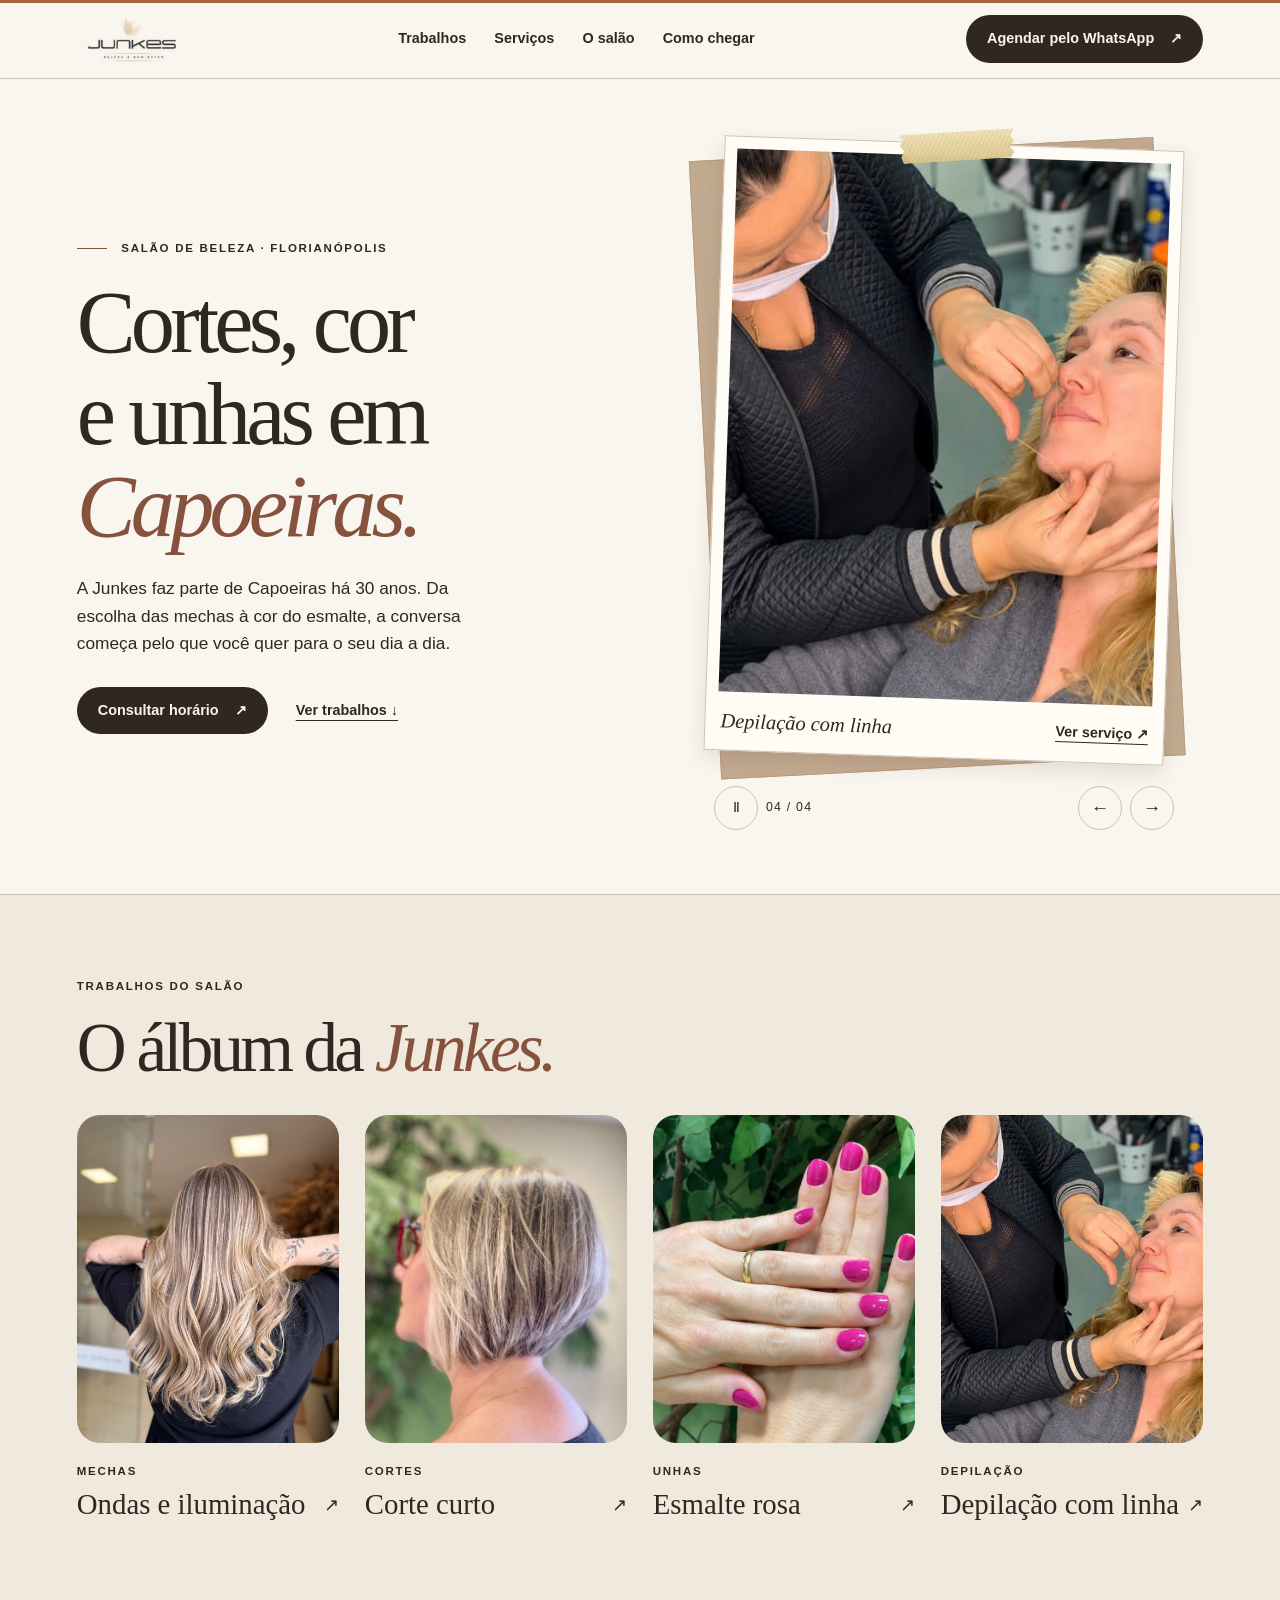
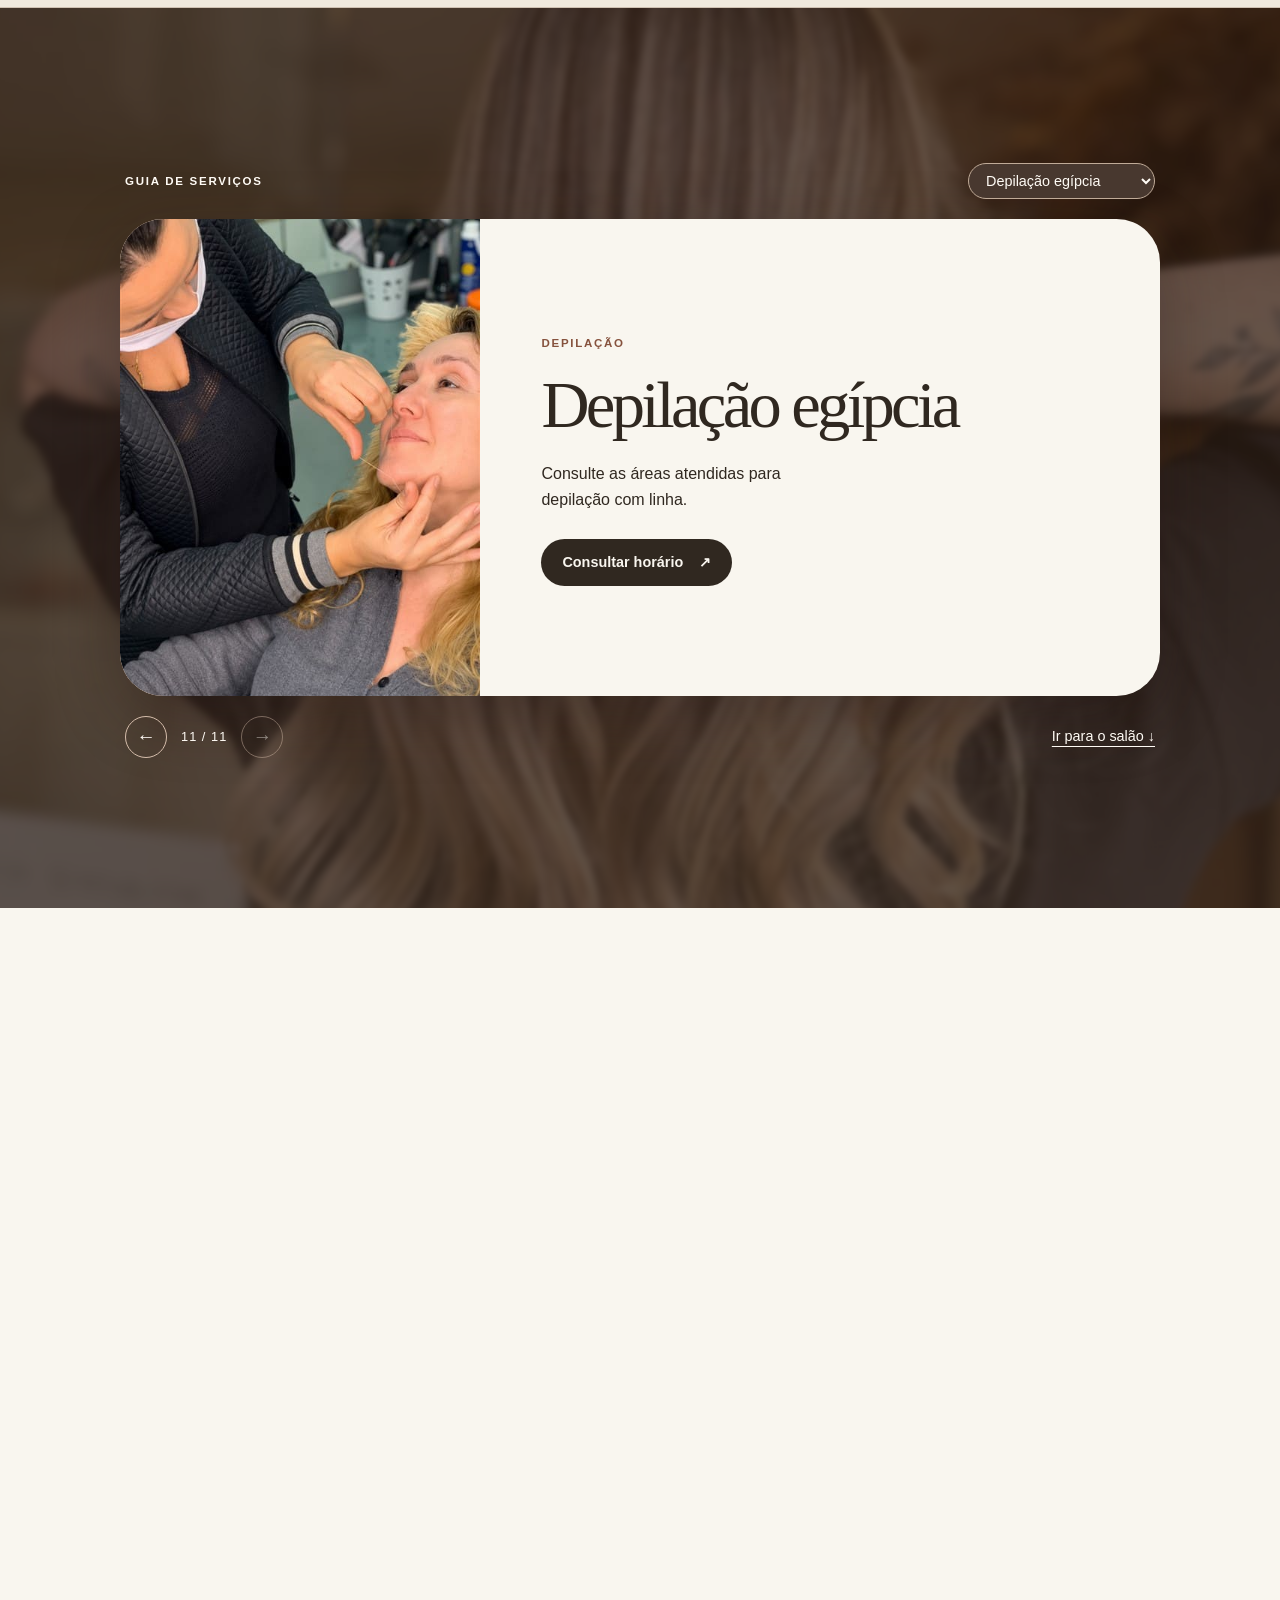
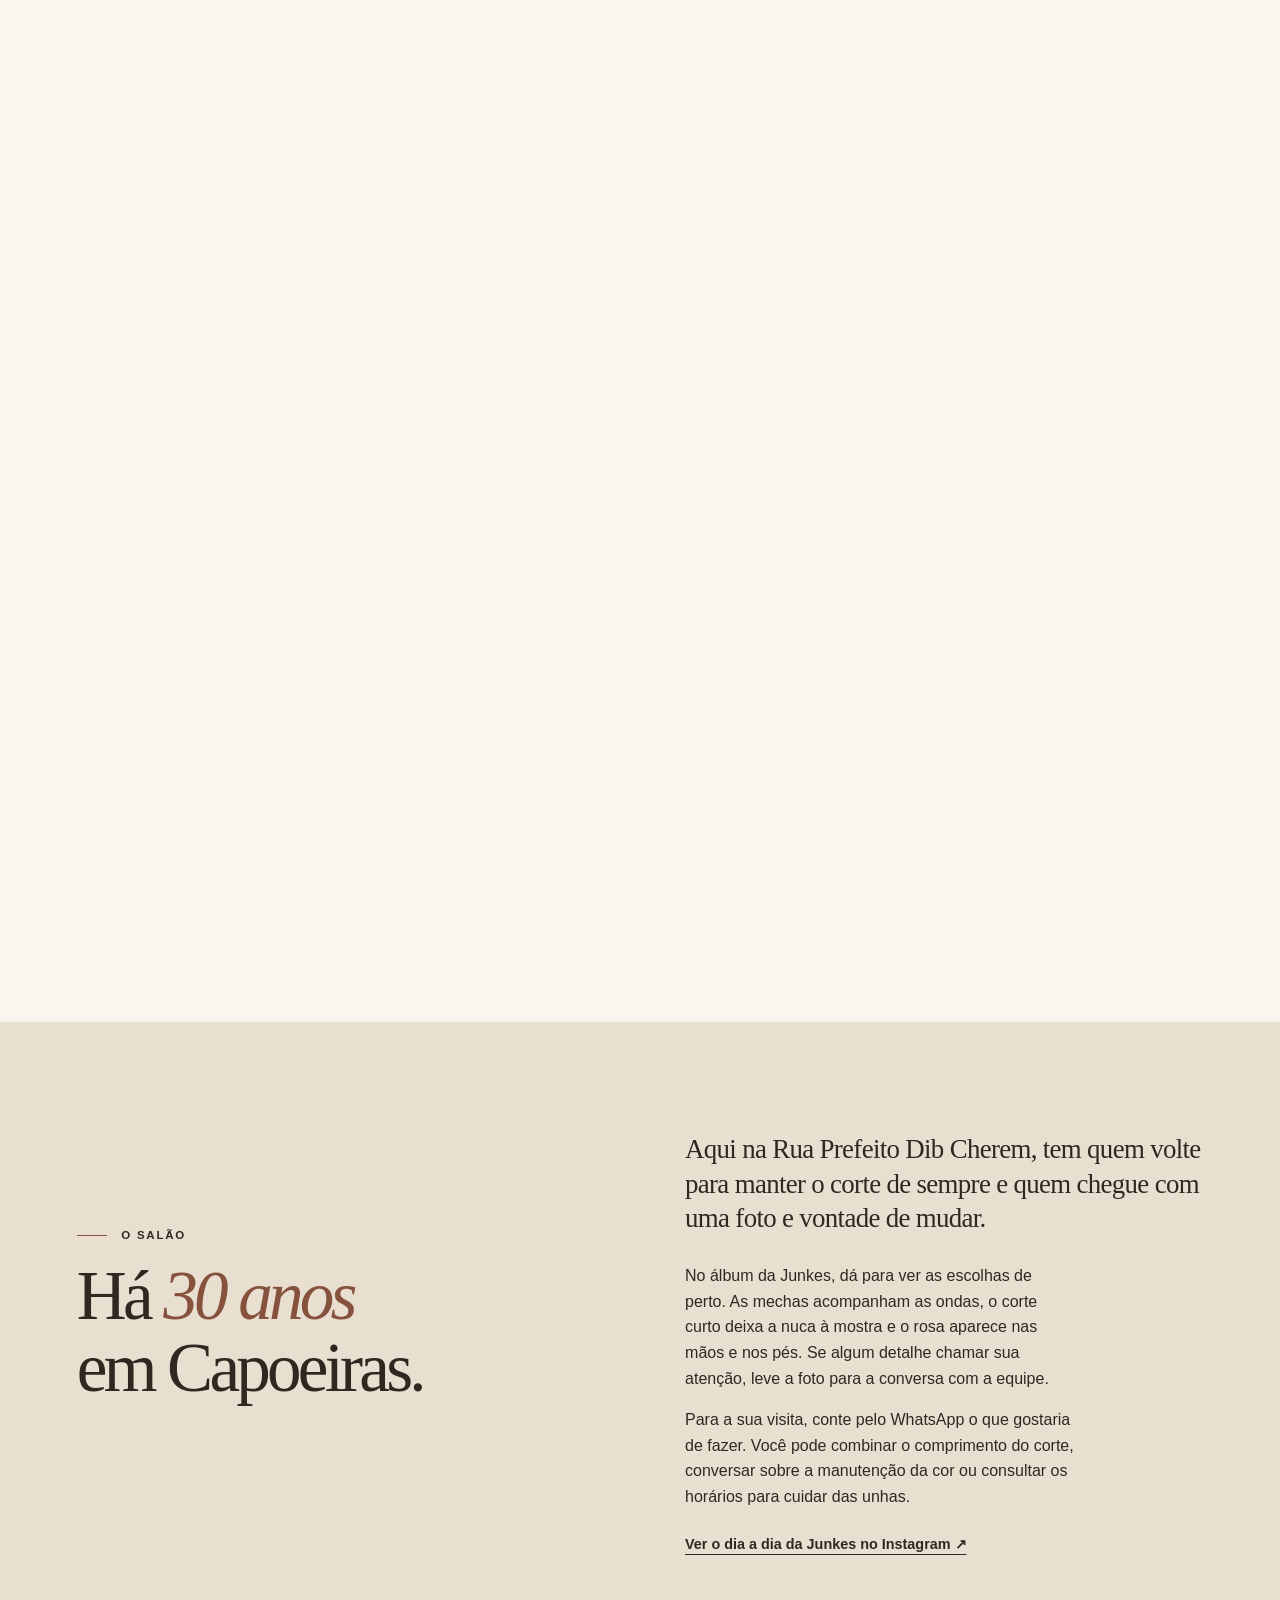
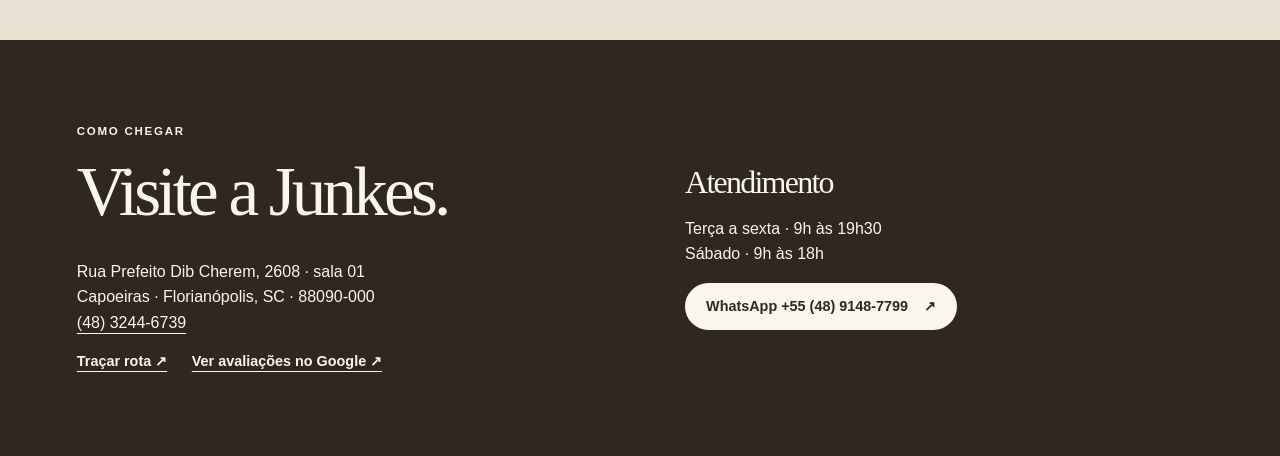
<file: index.html>
<!doctype html>
<html lang="pt-BR"><head>
<meta charset="utf-8"><meta name="viewport" content="width=device-width, initial-scale=1">
<title>Salão de beleza em Capoeiras, Florianópolis · Junkes Beleza e Bem-Estar</title>
<meta name="description" content="Salão de beleza em Capoeiras, Florianópolis, há 30 anos. Cortes, coloração, mechas, tratamentos, unhas e depilação egípcia. Agende pelo WhatsApp.">
<link rel="canonical" href="https://junkes-site.vercel.app/">
<link rel="icon" type="image/png" sizes="48x48" href="favicon-48.png"><link rel="apple-touch-icon" href="apple-touch-icon.png">
<meta name="theme-color" content="#f9f6ef">
<meta property="og:type" content="website"><meta property="og:locale" content="pt_BR"><meta property="og:site_name" content="Junkes Beleza e Bem-Estar">
<meta property="og:title" content="Junkes Beleza e Bem-Estar · Salão de beleza em Capoeiras">
<meta property="og:description" content="Cortes, cor, tratamentos, unhas e depilação em Capoeiras, Florianópolis. Há 30 anos no bairro.">
<meta property="og:url" content="https://junkes-site.vercel.app/">
<meta property="og:image" content="https://junkes-site.vercel.app/compartilhar.jpg"><meta property="og:image:width" content="1200"><meta property="og:image:height" content="630"><meta property="og:image:alt" content="Logo da Junkes ao lado de um cabelo longo com ondas e mechas claras">
<meta name="twitter:card" content="summary_large_image">
<script type="application/ld+json">
{
  "@context": "https://schema.org",
  "@type": "HairSalon",
  "@id": "https://junkes-site.vercel.app/#salao",
  "name": "Junkes Beleza e Bem-Estar",
  "description": "Salão de beleza em Capoeiras, Florianópolis, com cortes, coloração, mechas, tratamentos capilares, unhas, plástica dos pés e depilação egípcia.",
  "url": "https://junkes-site.vercel.app/",
  "logo": "https://junkes-site.vercel.app/marca.png",
  "image": ["https://junkes-site.vercel.app/compartilhar.jpg", "https://junkes-site.vercel.app/ondas.jpg"],
  "telephone": "+55 48 3244-6739",
  "address": {
    "@type": "PostalAddress",
    "streetAddress": "Rua Prefeito Dib Cherem, 2608, sala 01",
    "addressLocality": "Florianópolis",
    "postalCode": "88090-000",
    "addressRegion": "SC",
    "addressCountry": "BR"
  },
  "geo": {"@type": "GeoCoordinates", "latitude": -27.598249, "longitude": -48.5955317},
  "areaServed": ["Capoeiras", "Florianópolis"],
  "hasMap": "https://maps.google.com/?cid=460283926297597346",
  "openingHoursSpecification": [
    {"@type": "OpeningHoursSpecification", "dayOfWeek": ["Tuesday", "Wednesday", "Thursday", "Friday"], "opens": "09:00", "closes": "19:30"},
    {"@type": "OpeningHoursSpecification", "dayOfWeek": "Saturday", "opens": "09:00", "closes": "18:00"}
  ],
  "sameAs": ["https://www.instagram.com/junkesbelezaebemestar/", "https://maps.google.com/?cid=460283926297597346"],
  "hasOfferCatalog": {
    "@type": "OfferCatalog",
    "name": "Serviços",
    "itemListElement": [
      {"@type": "Offer", "itemOffered": {"@type": "Service", "name": "Coloração", "url": "https://junkes-site.vercel.app/#coloracao"}},
      {"@type": "Offer", "itemOffered": {"@type": "Service", "name": "Mechas", "url": "https://junkes-site.vercel.app/#mechas"}},
      {"@type": "Offer", "itemOffered": {"@type": "Service", "name": "Cortes", "url": "https://junkes-site.vercel.app/#cortes"}},
      {"@type": "Offer", "itemOffered": {"@type": "Service", "name": "Escova", "url": "https://junkes-site.vercel.app/#escova"}},
      {"@type": "Offer", "itemOffered": {"@type": "Service", "name": "Tratamentos capilares", "url": "https://junkes-site.vercel.app/#tratamentos"}},
      {"@type": "Offer", "itemOffered": {"@type": "Service", "name": "Alisamento", "url": "https://junkes-site.vercel.app/#alisamento"}},
      {"@type": "Offer", "itemOffered": {"@type": "Service", "name": "Botox capilar", "url": "https://junkes-site.vercel.app/#botox-capilar"}},
      {"@type": "Offer", "itemOffered": {"@type": "Service", "name": "Unhas (manicure e pedicure)", "url": "https://junkes-site.vercel.app/#unhas"}},
      {"@type": "Offer", "itemOffered": {"@type": "Service", "name": "Esmaltação em gel", "url": "https://junkes-site.vercel.app/#esmaltacao-em-gel"}},
      {"@type": "Offer", "itemOffered": {"@type": "Service", "name": "Plástica dos pés", "url": "https://junkes-site.vercel.app/#plastica-dos-pes"}},
      {"@type": "Offer", "itemOffered": {"@type": "Service", "name": "Depilação egípcia (com linha)", "url": "https://junkes-site.vercel.app/#depilacao-egipcia"}}
    ]
  }
}
</script>
<script>if (!location.hash && matchMedia("(prefers-reduced-motion: no-preference)").matches && performance.getEntriesByType("navigation")[0]?.type !== "back_forward") document.documentElement.classList.add("opening");</script>
<link rel="stylesheet" href="template.css"><link rel="stylesheet" href="site.css">
</head><body>
<div class="opening-sheet" aria-hidden="true"><img src="marca.png" width="150" height="150" alt=""></div>
<a class="skip" href="#conteudo">Pular para o conteúdo</a>
<header><div class="wrap bar">
<a class="brand" href="index.html#inicio"><img src="marca.png" width="150" height="150" alt="Junkes Beleza e Bem-Estar"></a>
<nav aria-label="Principal"><a href="#resultados">Trabalhos</a> <a href="#servicos">Serviços</a> <a href="#salao">O salão</a> <a href="#contato">Como chegar</a></nav>
<a class="button" href="https://wa.me/554891487799?text=Ol%C3%A1!%20Gostaria%20de%20consultar%20um%20hor%C3%A1rio%20na%20Junkes.">Agendar pelo WhatsApp <span aria-hidden="true">↗</span></a></div></header>
<main id="conteudo">
<section class="wrap hero" id="inicio">
<div><p class="label"><span class="rule"></span> Salão de beleza · Florianópolis</p>
<h1>Cortes, cor<br>e unhas em<br><em>Capoeiras.</em></h1>
<p class="intro">A Junkes faz parte de Capoeiras há 30 anos. Da escolha das mechas à cor do esmalte, a conversa começa pelo que você quer para o seu dia a dia.</p>
<div class="actions"><a class="button" href="https://wa.me/554891487799?text=Ol%C3%A1!%20Gostaria%20de%20consultar%20um%20hor%C3%A1rio%20na%20Junkes.">Consultar horário <span aria-hidden="true">↗</span></a> <a class="text" href="#resultados">Ver trabalhos ↓</a></div></div>
<div class="cover-gallery" role="region" aria-label="Trabalhos em destaque">
  <div class="cover-stack"><figure class="cover ht-tp-masking"><i class="ht-tp-in" aria-hidden="true"></i><img src="ondas.jpg" width="960" height="1280" fetchpriority="high" alt="Cabelo longo visto de costas, com ondas e mechas claras"><figcaption><em>Ondas e iluminação</em><a href="#mechas">Ver serviço ↗</a></figcaption></figure></div>
  <div class="cover-controls" hidden>
    <button type="button" class="cover-play" aria-label="Pausar troca automática">Ⅱ</button>
    <span class="cover-count"></span>
    <button type="button" class="cover-prev" aria-label="Foto anterior">←</button>
    <button type="button" class="cover-next" aria-label="Próxima foto">→</button>
  </div>
</div>
</section>
<section class="album" id="resultados"><div class="wrap">
<p class="label">Trabalhos do salão</p><h2>O álbum da <em>Junkes.</em></h2>
<div class="photos"><a data-service="mechas" href="trabalhos/ondas-e-iluminacao/index.html"><img src="ondas.jpg" width="960" height="1280" loading="lazy" alt="Cabelo longo visto de costas, com ondas e mechas claras"><span class="label">Mechas</span><span class="caption">Ondas e iluminação <b>↗</b></span></a>
<a data-service="cortes" href="trabalhos/corte-curto/index.html"><img src="curto.jpg" width="1088" height="1344" loading="lazy" alt="Vista lateral de um corte curto com a nuca à mostra"><span class="label">Cortes</span><span class="caption">Corte curto <b>↗</b></span></a>
<a data-service="unhas" href="trabalhos/esmalte-rosa/index.html"><img src="unhas.jpg" width="616" height="1096" loading="lazy" alt="Mãos e pés com esmalte rosa vibrante"><span class="label">Unhas</span><span class="caption">Esmalte rosa <b>↗</b></span></a>
<a data-service="depilacao-egipcia" href="depilacao-egipcia.jpg" aria-label="Ampliar foto: Depilação com linha"><img src="depilacao-egipcia.jpg" width="480" height="853" loading="lazy" alt="Profissional usando linha na sobrancelha de uma cliente"><span class="label">Depilação</span><span class="caption">Depilação com linha <b aria-hidden="true">↗</b></span></a></div>
</div></section>
<section id="servicos" aria-label="Serviços"><div class="stage">
<div class="backdrop" aria-hidden="true"></div>
<div class="guide-bar"><span class="label">Guia de serviços</span><label><span class="sr-only">Escolher serviço</span><select></select></label></div>
<div class="service-stack"><div class="service-card">
  <div class="service-art" aria-hidden="true"><img class="service-photo" alt=""></div>
  <div class="service-copy"><span class="counter label">Cor</span><h2 id="nome">Coloração</h2><p id="descricao">Converse sobre o tom desejado e a manutenção da cor.</p><a class="button" id="consulta" href="https://wa.me/554891487799?text=Ol%C3%A1!%20Vi%20o%20servi%C3%A7o%20de%20colora%C3%A7%C3%A3o%20no%20site%20da%20Junkes%20e%20gostaria%20de%20consultar%20um%20hor%C3%A1rio.">Consultar horário <span aria-hidden="true">↗</span></a></div>
</div></div>
<div class="guide-foot"><div class="sequence"><button type="button" id="anterior" aria-label="Serviço anterior">←</button><span class="position"></span><button type="button" id="proximo" aria-label="Próximo serviço">→</button></div><a href="#salao">Ir para o salão ↓</a></div>
</div>
<div class="list wrap"><h2>Nossos <em>serviços.</em></h2>
<article id="coloracao"><img class="list-photo" loading="lazy" src="abertura.jpg" alt="Cabelo castanho com tons claros em volta do rosto"><div><small class="label">Cor</small><h3>Coloração</h3><p>Converse sobre o tom desejado e a manutenção da cor.</p><a class="text" href="https://wa.me/554891487799?text=Ol%C3%A1!%20Vi%20o%20servi%C3%A7o%20de%20colora%C3%A7%C3%A3o%20no%20site%20da%20Junkes%20e%20gostaria%20de%20consultar%20um%20hor%C3%A1rio.">Consultar horário ↗</a></div></article>
<article id="mechas"><img class="list-photo" loading="lazy" src="ondas.jpg" alt="Mechas claras acompanhando as ondas do cabelo"><div><small class="label">Cor</small><h3>Mechas</h3><p>Traga suas referências de tom, contraste e iluminação.</p><a class="text" href="https://wa.me/554891487799?text=Ol%C3%A1!%20Vi%20o%20servi%C3%A7o%20de%20mechas%20no%20site%20da%20Junkes%20e%20gostaria%20de%20consultar%20um%20hor%C3%A1rio.">Consultar horário ↗</a></div></article>
<article id="cortes"><img class="list-photo" loading="lazy" src="curto.jpg" alt="Corte curto com a nuca à mostra"><div><small class="label">Corte e finalização</small><h3>Cortes</h3><p>Escolha o comprimento e o movimento que combinam com a sua rotina.</p><a class="text" href="https://wa.me/554891487799?text=Ol%C3%A1!%20Vi%20o%20servi%C3%A7o%20de%20cortes%20no%20site%20da%20Junkes%20e%20gostaria%20de%20consultar%20um%20hor%C3%A1rio.">Consultar horário ↗</a></div></article>
<article id="escova"><img class="list-photo" loading="lazy" src="escova.jpg" alt="Cabelo loiro escovado com movimento nas pontas"><div><small class="label">Corte e finalização</small><h3>Escova</h3><p>Prefere fios alinhados ou mais movimento? Combine a finalização com o profissional.</p><a class="text" href="https://wa.me/554891487799?text=Ol%C3%A1!%20Vi%20o%20servi%C3%A7o%20de%20escova%20no%20site%20da%20Junkes%20e%20gostaria%20de%20consultar%20um%20hor%C3%A1rio.">Consultar horário ↗</a></div></article>
<article id="tratamentos"><img class="list-photo" loading="lazy" src="longo-castanho.jpg" alt="Cabelo castanho comprido com franja lateral"><div><small class="label">Tratamento e alinhamento</small><h3>Tratamentos</h3><p>Converse sobre as necessidades dos fios e os cuidados em casa.</p><a class="text" href="https://wa.me/554891487799?text=Ol%C3%A1!%20Vi%20o%20servi%C3%A7o%20de%20tratamentos%20no%20site%20da%20Junkes%20e%20gostaria%20de%20consultar%20um%20hor%C3%A1rio.">Consultar horário ↗</a></div></article>
<article id="alisamento"><img class="list-photo" loading="lazy" src="alisamento.jpg" alt="Vista de costas dos fios escuros e alinhados"><div><small class="label">Tratamento e alinhamento</small><h3>Alisamento</h3><p>Consulte a equipe sobre as opções indicadas para o seu cabelo.</p><a class="text" href="https://wa.me/554891487799?text=Ol%C3%A1!%20Vi%20o%20servi%C3%A7o%20de%20alisamento%20no%20site%20da%20Junkes%20e%20gostaria%20de%20consultar%20um%20hor%C3%A1rio.">Consultar horário ↗</a></div></article>
<article id="botox-capilar"><img class="list-photo" loading="lazy" src="botox-capilar.jpg" alt="Comprimento e pontas do cabelo ruivo vistos de costas"><div><small class="label">Tratamento e alinhamento</small><h3>Botox capilar</h3><p>Conte à equipe o que você busca em textura e acabamento.</p><a class="text" href="https://wa.me/554891487799?text=Ol%C3%A1!%20Vi%20o%20servi%C3%A7o%20de%20botox%20capilar%20no%20site%20da%20Junkes%20e%20gostaria%20de%20consultar%20um%20hor%C3%A1rio.">Consultar horário ↗</a></div></article>
<article id="unhas"><img class="list-photo" loading="lazy" src="unhas.jpg" alt="Esmalte rosa nas mãos e nos pés"><div><small class="label">Mãos e pés</small><h3>Unhas</h3><p>Escolha o formato e a cor de que você gosta.</p><a class="text" href="https://wa.me/554891487799?text=Ol%C3%A1!%20Vi%20o%20servi%C3%A7o%20de%20unhas%20no%20site%20da%20Junkes%20e%20gostaria%20de%20consultar%20um%20hor%C3%A1rio.">Consultar horário ↗</a></div></article>
<article id="esmaltacao-em-gel"><img class="list-photo" loading="lazy" src="unhas-vermelhas.jpg" alt="Unhas arredondadas com esmalte vermelho"><div><small class="label">Mãos e pés</small><h3>Esmaltação em gel</h3><p>Consulte as cores disponíveis para sua esmaltação em gel.</p><a class="text" href="https://wa.me/554891487799?text=Ol%C3%A1!%20Vi%20o%20servi%C3%A7o%20de%20esmalta%C3%A7%C3%A3o%20em%20gel%20no%20site%20da%20Junkes%20e%20gostaria%20de%20consultar%20um%20hor%C3%A1rio.">Consultar horário ↗</a></div></article>
<article id="plastica-dos-pes"><img class="list-photo" loading="lazy" src="cuidado-dos-pes.jpg" alt="Detalhe do calcanhar e da planta do pé após o cuidado"><div><small class="label">Mãos e pés</small><h3>Plástica dos pés</h3><p>Reserve um horário dedicado ao cuidado dos seus pés.</p><a class="text" href="https://wa.me/554891487799?text=Ol%C3%A1!%20Vi%20o%20servi%C3%A7o%20de%20pl%C3%A1stica%20dos%20p%C3%A9s%20no%20site%20da%20Junkes%20e%20gostaria%20de%20consultar%20um%20hor%C3%A1rio.">Consultar horário ↗</a></div></article>
<article id="depilacao-egipcia"><img class="list-photo" loading="lazy" src="depilacao-egipcia.jpg" alt="Profissional trabalhando com linha no rosto da cliente"><div><small class="label">Depilação</small><h3>Depilação egípcia</h3><p>Consulte as áreas atendidas para depilação com linha.</p><a class="text" href="https://wa.me/554891487799?text=Ol%C3%A1!%20Vi%20o%20servi%C3%A7o%20de%20depila%C3%A7%C3%A3o%20eg%C3%ADpcia%20no%20site%20da%20Junkes%20e%20gostaria%20de%20consultar%20um%20hor%C3%A1rio.">Consultar horário ↗</a></div></article></div></section>
<section id="salao"><div class="wrap two"><div><p class="label"><span class="rule"></span> O salão</p><h2>Há <em>30 anos</em><br>em Capoeiras.</h2></div><div class="salon-story"><p class="intro">Aqui na Rua Prefeito Dib Cherem, tem quem volte para manter o corte de sempre e quem chegue com uma foto e vontade de mudar.</p><p>No álbum da Junkes, dá para ver as escolhas de perto. As mechas acompanham as ondas, o corte curto deixa a nuca à mostra e o rosa aparece nas mãos e nos pés. Se algum detalhe chamar sua atenção, leve a foto para a conversa com a equipe.</p><p>Para a sua visita, conte pelo WhatsApp o que gostaria de fazer. Você pode combinar o comprimento do corte, conversar sobre a manutenção da cor ou consultar os horários para cuidar das unhas.</p><a class="text" href="https://www.instagram.com/junkesbelezaebemestar/">Ver o dia a dia da Junkes no Instagram ↗</a></div></div></section>
</main><footer id="contato"><div class="wrap two"><div><p class="label">Como chegar</p><h2>Visite a Junkes.</h2><address>Rua Prefeito Dib Cherem, 2608 · sala 01<br>Capoeiras · Florianópolis, SC · 88090-000<br><a href="tel:+554832446739">(48) 3244-6739</a></address><a class="text" href="https://www.google.com/maps/dir/?api=1&amp;destination=Rua+Prefeito+Dib+Cherem+2608+Capoeiras+Florianopolis+SC">Traçar rota ↗</a> <a class="text" href="https://maps.google.com/?cid=460283926297597346">Ver avaliações no Google ↗</a></div><div><h3>Atendimento</h3><p>Terça a sexta · 9h às 19h30<br>Sábado · 9h às 18h</p><a class="button" href="https://wa.me/554891487799?text=Ol%C3%A1!%20Gostaria%20de%20consultar%20um%20hor%C3%A1rio%20na%20Junkes.">WhatsApp +55 (48) 9148-7799 <span aria-hidden="true">↗</span></a></div></div></footer>
<script src="movimento.js"></script></body></html>
</file>
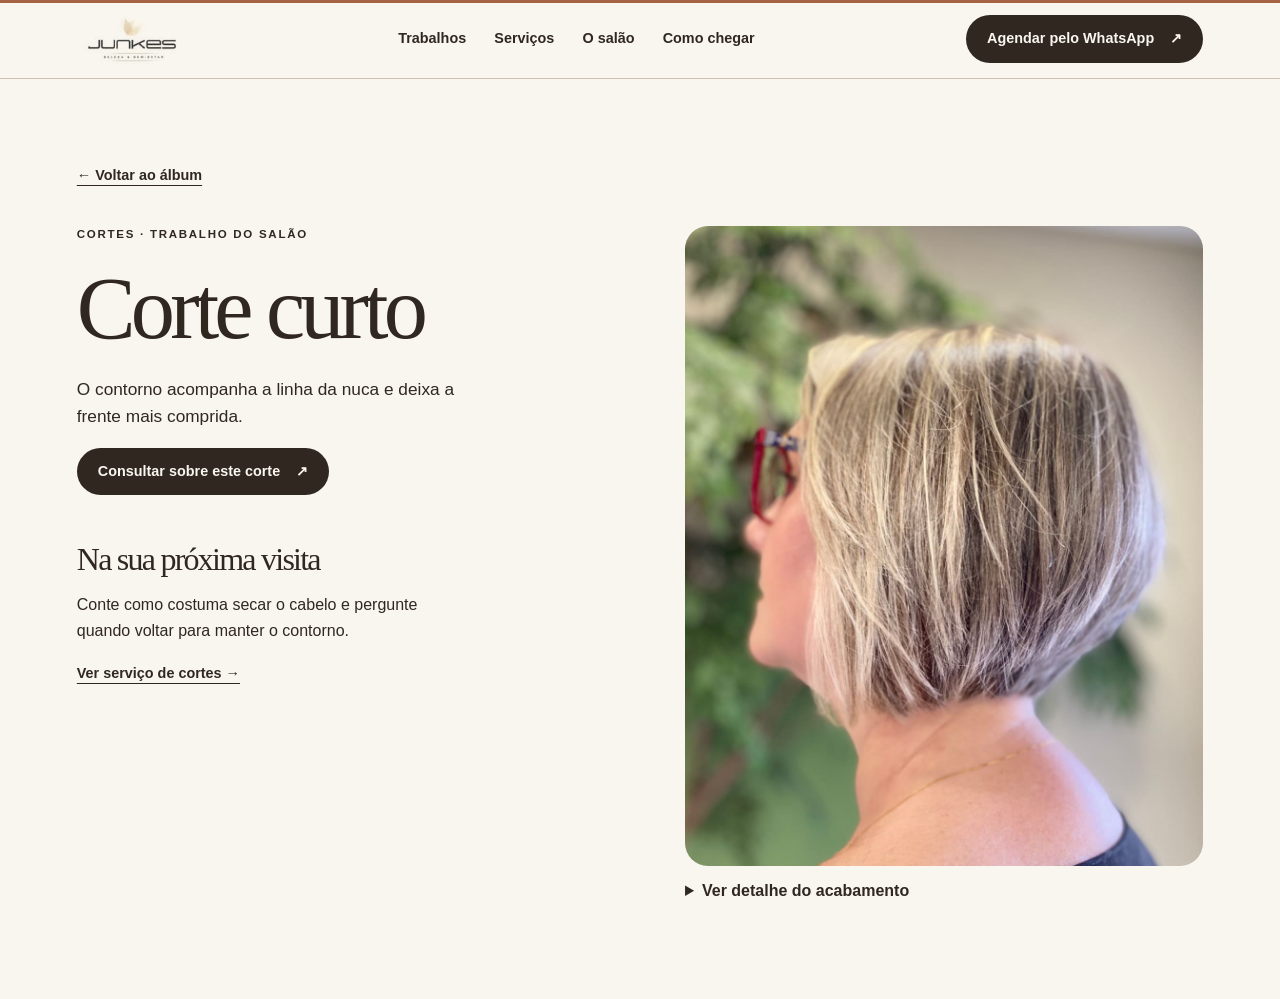
<file: trabalhos/corte-curto/index.html>
<!doctype html>
<html lang="pt-BR"><head>
<meta charset="utf-8"><meta name="viewport" content="width=device-width, initial-scale=1">
<title>Corte curto em Capoeiras, Florianópolis · Junkes Beleza e Bem-Estar</title>
<meta name="description" content="Corte curto feito na Junkes, salão de beleza em Capoeiras, Florianópolis: contorno na linha da nuca e frente mais comprida. Agende pelo WhatsApp.">
<link rel="canonical" href="https://junkes-site.vercel.app/trabalhos/corte-curto/">
<link rel="icon" type="image/png" sizes="48x48" href="../../favicon-48.png"><link rel="apple-touch-icon" href="../../apple-touch-icon.png">
<meta name="theme-color" content="#f9f6ef">
<meta property="og:type" content="article"><meta property="og:locale" content="pt_BR"><meta property="og:site_name" content="Junkes Beleza e Bem-Estar">
<meta property="og:title" content="Corte curto · Junkes Beleza e Bem-Estar">
<meta property="og:description" content="Corte curto feito na Junkes, salão de beleza em Capoeiras, Florianópolis: contorno na linha da nuca e frente mais comprida. Agende pelo WhatsApp.">
<meta property="og:url" content="https://junkes-site.vercel.app/trabalhos/corte-curto/">
<meta property="og:image" content="https://junkes-site.vercel.app/curto.jpg"><meta property="og:image:alt" content="Vista lateral de um corte curto com a nuca à mostra">
<meta name="twitter:card" content="summary_large_image">
<script type="application/ld+json">{"@context":"https://schema.org","@type":"BreadcrumbList","itemListElement":[{"@type":"ListItem","position":1,"name":"Junkes Beleza e Bem-Estar","item":"https://junkes-site.vercel.app/"},{"@type":"ListItem","position":2,"name":"Corte curto","item":"https://junkes-site.vercel.app/trabalhos/corte-curto/"}]}</script>
<link rel="stylesheet" href="../../template.css"><link rel="stylesheet" href="../../site.css">
</head><body>
<a class="skip" href="#conteudo">Pular para o conteúdo</a>
<header><div class="wrap bar">
<a class="brand" href="../../index.html#inicio"><img src="../../marca.png" width="150" height="150" alt="Junkes Beleza e Bem-Estar"></a>
<nav aria-label="Principal"><a href="../../index.html#resultados">Trabalhos</a> <a href="../../index.html#servicos">Serviços</a> <a href="../../index.html#salao">O salão</a> <a href="../../index.html#contato">Como chegar</a></nav>
<a class="button" href="https://wa.me/554891487799?text=Ol%C3%A1!%20Gostaria%20de%20consultar%20um%20hor%C3%A1rio%20na%20Junkes.">Agendar pelo WhatsApp <span aria-hidden="true">↗</span></a></div></header>
<main class="wrap work" id="conteudo"><a class="text" href="../../index.html#resultados">← Voltar ao álbum</a>
<div class="workgrid"><div><p class="label">Cortes · Trabalho do salão</p><h1>Corte curto</h1><p class="intro">O contorno acompanha a linha da nuca e deixa a frente mais comprida.</p>
<a class="button" href="https://wa.me/554891487799?text=Ol%C3%A1!%20Vi%20o%20trabalho%20%E2%80%9CCorte%20curto%E2%80%9D%20no%20site%20da%20Junkes%20e%20gostaria%20de%20consultar%20um%20hor%C3%A1rio.">Consultar sobre este corte <span aria-hidden="true">↗</span></a>
<h2>Na sua próxima visita</h2><p>Conte como costuma secar o cabelo e pergunte quando voltar para manter o contorno.</p><a class="text" href="../../index.html#cortes">Ver serviço de cortes →</a></div>
<figure><img src="../../curto.jpg" width="1088" height="1344" alt="Vista lateral de um corte curto com a nuca à mostra">
<details><summary>Ver detalhe do acabamento</summary><div class="crop"><img src="../../curto.jpg" width="1088" height="1344" alt="Recorte ampliado do trabalho Corte curto"></div><p>Veja o desenho da base e o encontro das camadas na parte de trás.</p></details></figure></div></main><script src="../../movimento.js"></script></body></html>
</file>
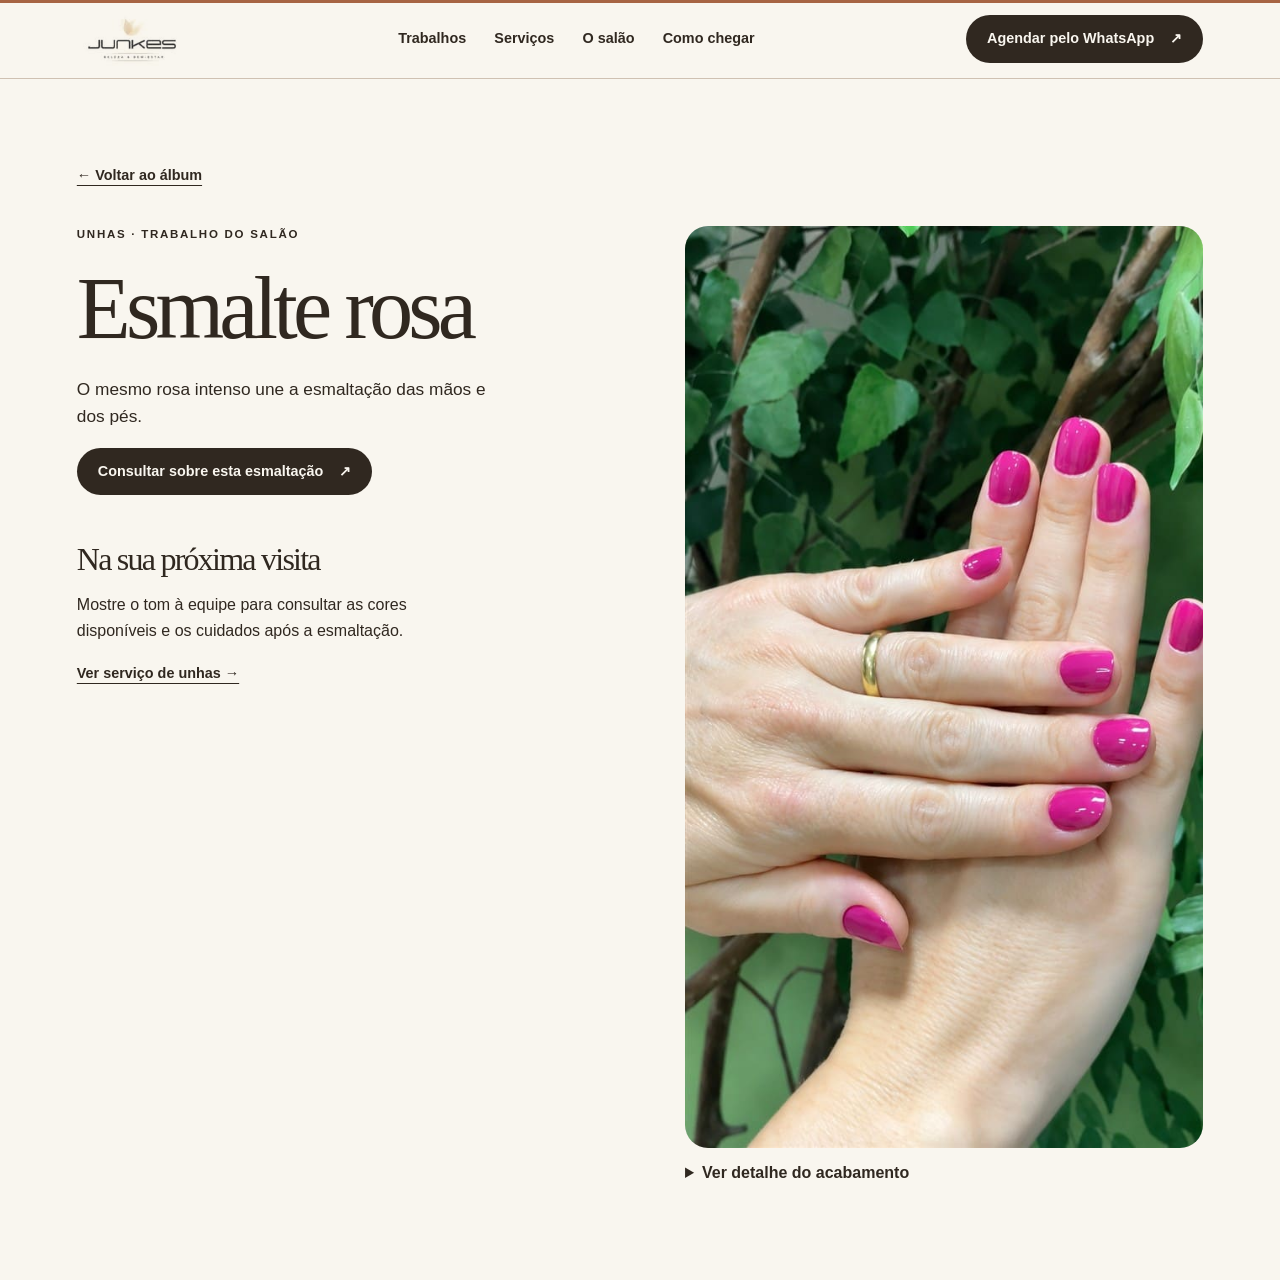
<file: trabalhos/esmalte-rosa/index.html>
<!doctype html>
<html lang="pt-BR"><head>
<meta charset="utf-8"><meta name="viewport" content="width=device-width, initial-scale=1">
<title>Esmalte rosa nas mãos e pés em Capoeiras, Florianópolis · Junkes Beleza e Bem-Estar</title>
<meta name="description" content="Manicure e pedicure com esmalte rosa intenso na Junkes, salão de beleza em Capoeiras, Florianópolis. Agende pelo WhatsApp.">
<link rel="canonical" href="https://junkes-site.vercel.app/trabalhos/esmalte-rosa/">
<link rel="icon" type="image/png" sizes="48x48" href="../../favicon-48.png"><link rel="apple-touch-icon" href="../../apple-touch-icon.png">
<meta name="theme-color" content="#f9f6ef">
<meta property="og:type" content="article"><meta property="og:locale" content="pt_BR"><meta property="og:site_name" content="Junkes Beleza e Bem-Estar">
<meta property="og:title" content="Esmalte rosa · Junkes Beleza e Bem-Estar">
<meta property="og:description" content="Manicure e pedicure com esmalte rosa intenso na Junkes, salão de beleza em Capoeiras, Florianópolis. Agende pelo WhatsApp.">
<meta property="og:url" content="https://junkes-site.vercel.app/trabalhos/esmalte-rosa/">
<meta property="og:image" content="https://junkes-site.vercel.app/unhas.jpg"><meta property="og:image:alt" content="Mãos e pés com esmalte rosa vibrante">
<meta name="twitter:card" content="summary_large_image">
<script type="application/ld+json">{"@context":"https://schema.org","@type":"BreadcrumbList","itemListElement":[{"@type":"ListItem","position":1,"name":"Junkes Beleza e Bem-Estar","item":"https://junkes-site.vercel.app/"},{"@type":"ListItem","position":2,"name":"Esmalte rosa","item":"https://junkes-site.vercel.app/trabalhos/esmalte-rosa/"}]}</script>
<link rel="stylesheet" href="../../template.css"><link rel="stylesheet" href="../../site.css">
</head><body>
<a class="skip" href="#conteudo">Pular para o conteúdo</a>
<header><div class="wrap bar">
<a class="brand" href="../../index.html#inicio"><img src="../../marca.png" width="150" height="150" alt="Junkes Beleza e Bem-Estar"></a>
<nav aria-label="Principal"><a href="../../index.html#resultados">Trabalhos</a> <a href="../../index.html#servicos">Serviços</a> <a href="../../index.html#salao">O salão</a> <a href="../../index.html#contato">Como chegar</a></nav>
<a class="button" href="https://wa.me/554891487799?text=Ol%C3%A1!%20Gostaria%20de%20consultar%20um%20hor%C3%A1rio%20na%20Junkes.">Agendar pelo WhatsApp <span aria-hidden="true">↗</span></a></div></header>
<main class="wrap work" id="conteudo"><a class="text" href="../../index.html#resultados">← Voltar ao álbum</a>
<div class="workgrid"><div><p class="label">Unhas · Trabalho do salão</p><h1>Esmalte rosa</h1><p class="intro">O mesmo rosa intenso une a esmaltação das mãos e dos pés.</p>
<a class="button" href="https://wa.me/554891487799?text=Ol%C3%A1!%20Vi%20o%20trabalho%20%E2%80%9CEsmalte%20rosa%E2%80%9D%20no%20site%20da%20Junkes%20e%20gostaria%20de%20consultar%20um%20hor%C3%A1rio.">Consultar sobre esta esmaltação <span aria-hidden="true">↗</span></a>
<h2>Na sua próxima visita</h2><p>Mostre o tom à equipe para consultar as cores disponíveis e os cuidados após a esmaltação.</p><a class="text" href="../../index.html#unhas">Ver serviço de unhas →</a></div>
<figure><img src="../../unhas.jpg" width="616" height="1096" alt="Mãos e pés com esmalte rosa vibrante">
<details><summary>Ver detalhe do acabamento</summary><div class="crop"><img src="../../unhas.jpg" width="616" height="1096" alt="Recorte ampliado do trabalho Esmalte rosa"></div><p>Veja a cor e o acabamento nas unhas das mãos.</p></details></figure></div></main><script src="../../movimento.js"></script></body></html>
</file>
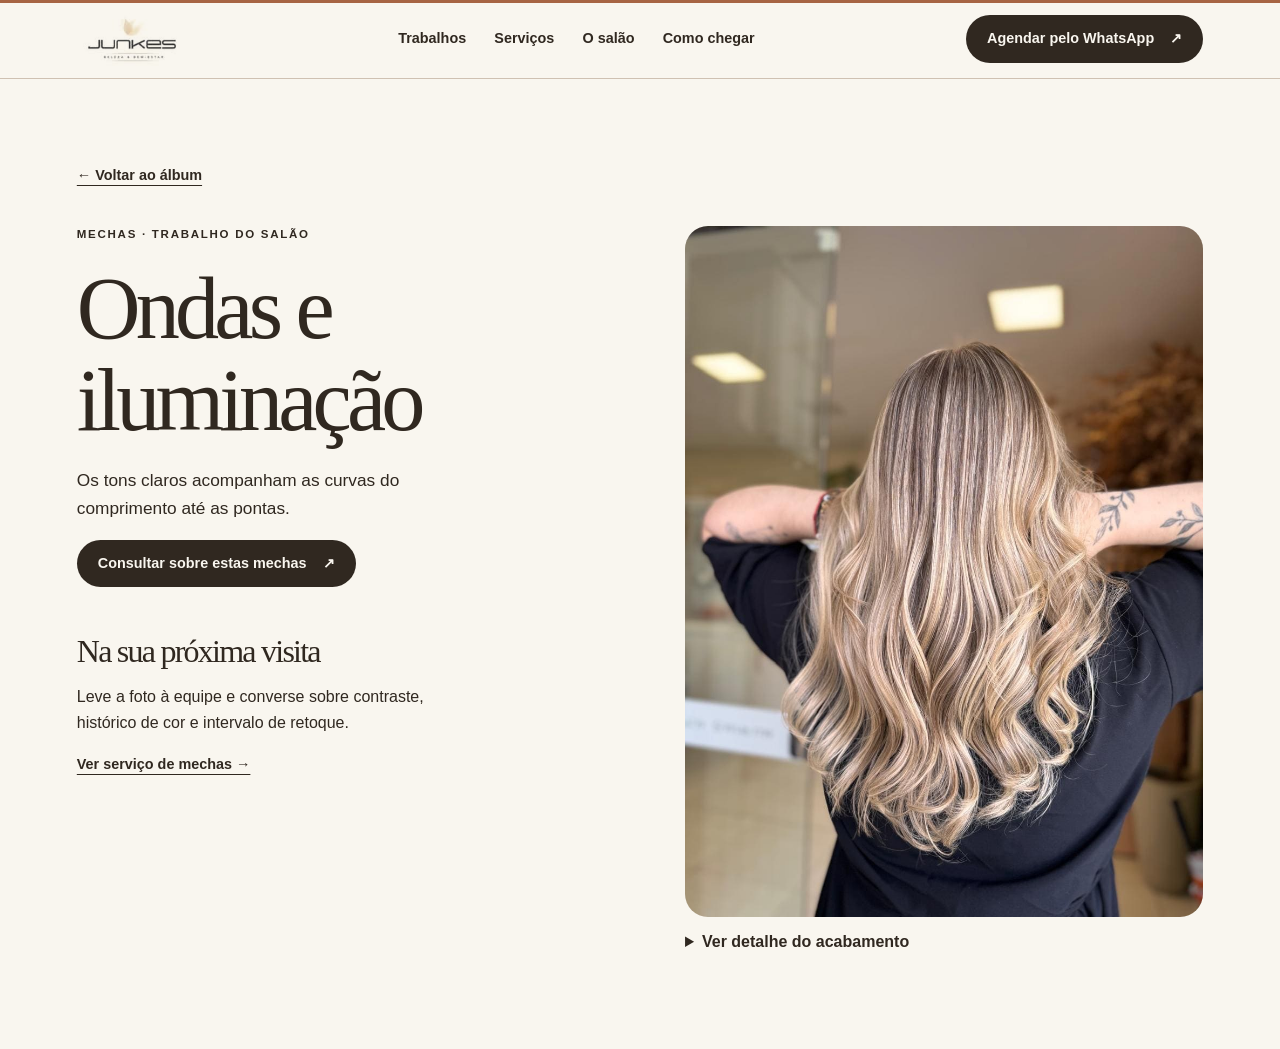
<file: trabalhos/ondas-e-iluminacao/index.html>
<!doctype html>
<html lang="pt-BR"><head>
<meta charset="utf-8"><meta name="viewport" content="width=device-width, initial-scale=1">
<title>Mechas e ondas iluminadas em Capoeiras, Florianópolis · Junkes Beleza e Bem-Estar</title>
<meta name="description" content="Mechas claras que acompanham as ondas até as pontas, feitas na Junkes, salão de beleza em Capoeiras, Florianópolis. Agende pelo WhatsApp.">
<link rel="canonical" href="https://junkes-site.vercel.app/trabalhos/ondas-e-iluminacao/">
<link rel="icon" type="image/png" sizes="48x48" href="../../favicon-48.png"><link rel="apple-touch-icon" href="../../apple-touch-icon.png">
<meta name="theme-color" content="#f9f6ef">
<meta property="og:type" content="article"><meta property="og:locale" content="pt_BR"><meta property="og:site_name" content="Junkes Beleza e Bem-Estar">
<meta property="og:title" content="Ondas e iluminação · Junkes Beleza e Bem-Estar">
<meta property="og:description" content="Mechas claras que acompanham as ondas até as pontas, feitas na Junkes, salão de beleza em Capoeiras, Florianópolis. Agende pelo WhatsApp.">
<meta property="og:url" content="https://junkes-site.vercel.app/trabalhos/ondas-e-iluminacao/">
<meta property="og:image" content="https://junkes-site.vercel.app/ondas.jpg"><meta property="og:image:alt" content="Cabelo longo visto de costas, com ondas e mechas claras">
<meta name="twitter:card" content="summary_large_image">
<script type="application/ld+json">{"@context":"https://schema.org","@type":"BreadcrumbList","itemListElement":[{"@type":"ListItem","position":1,"name":"Junkes Beleza e Bem-Estar","item":"https://junkes-site.vercel.app/"},{"@type":"ListItem","position":2,"name":"Ondas e iluminação","item":"https://junkes-site.vercel.app/trabalhos/ondas-e-iluminacao/"}]}</script>
<link rel="stylesheet" href="../../template.css"><link rel="stylesheet" href="../../site.css">
</head><body>
<a class="skip" href="#conteudo">Pular para o conteúdo</a>
<header><div class="wrap bar">
<a class="brand" href="../../index.html#inicio"><img src="../../marca.png" width="150" height="150" alt="Junkes Beleza e Bem-Estar"></a>
<nav aria-label="Principal"><a href="../../index.html#resultados">Trabalhos</a> <a href="../../index.html#servicos">Serviços</a> <a href="../../index.html#salao">O salão</a> <a href="../../index.html#contato">Como chegar</a></nav>
<a class="button" href="https://wa.me/554891487799?text=Ol%C3%A1!%20Gostaria%20de%20consultar%20um%20hor%C3%A1rio%20na%20Junkes.">Agendar pelo WhatsApp <span aria-hidden="true">↗</span></a></div></header>
<main class="wrap work" id="conteudo"><a class="text" href="../../index.html#resultados">← Voltar ao álbum</a>
<div class="workgrid"><div><p class="label">Mechas · Trabalho do salão</p><h1>Ondas e iluminação</h1><p class="intro">Os tons claros acompanham as curvas do comprimento até as pontas.</p>
<a class="button" href="https://wa.me/554891487799?text=Ol%C3%A1!%20Vi%20o%20trabalho%20%E2%80%9COndas%20e%20ilumina%C3%A7%C3%A3o%E2%80%9D%20no%20site%20da%20Junkes%20e%20gostaria%20de%20consultar%20um%20hor%C3%A1rio.">Consultar sobre estas mechas <span aria-hidden="true">↗</span></a>
<h2>Na sua próxima visita</h2><p>Leve a foto à equipe e converse sobre contraste, histórico de cor e intervalo de retoque.</p><a class="text" href="../../index.html#mechas">Ver serviço de mechas →</a></div>
<figure><img src="../../ondas.jpg" width="960" height="1280" alt="Cabelo longo visto de costas, com ondas e mechas claras">
<details><summary>Ver detalhe do acabamento</summary><div class="crop"><img src="../../ondas.jpg" width="960" height="1280" alt="Recorte ampliado do trabalho Ondas e iluminação"></div><p>Observe como as mechas se distribuem entre as ondas.</p></details></figure></div></main><script src="../../movimento.js"></script></body></html>
</file>
<file: template.css>
﻿.ht-tp-in{position:absolute;inset:0;display:block;clip-path:polygon(0 4%,3% 22%,0 40%,4% 58%,1% 78%,3% 100%,97% 96%,100% 78%,96% 60%,100% 42%,97% 22%,100% 0)}
.ht-tp-masking .ht-tp-in{background:repeating-linear-gradient(118deg,rgba(150,115,50,.12) 0 1px,transparent 1px 4px),linear-gradient(180deg,#efe0b5,#e5d29d 50%,#dcc68c);opacity:.94}
</file>
<file: site.css>
:root {
  --paper:#f9f6ef; --ink:#302820; --accent:#86523d; --line:#cfc1b2; --sand:#e9dfd1;
  color:var(--ink); background:var(--paper); font:16px/1.6 "Segoe UI",Arial,sans-serif;
}
* {box-sizing:border-box}
body,figure,p,h1,h2,h3 {margin:0}
body {overflow-x:clip}
.opening-sheet {display:none}
a {color:inherit;text-underline-offset:5px}
a:hover {text-decoration:underline}
:focus-visible {outline:3px solid #af633d;outline-offset:4px}
img {display:block;max-width:100%}
.wrap {width:min(88%,1280px);margin-inline:auto}
header {border-bottom:1px solid var(--line)}
.bar,nav,.actions,.controls,.cover figcaption,.caption {display:flex;align-items:center}
.bar {justify-content:space-between;gap:1rem;min-height:78px}
.brand {width:110px;height:65px;overflow:hidden;position:relative}
.brand img {position:absolute;top:50%;transform:translateY(-50%);width:100%;height:auto;mix-blend-mode:multiply}
nav,.actions,.controls {gap:clamp(14px,2.2vw,38px);flex-wrap:wrap}
nav a,.button,.photos a {text-decoration:none}
nav,.button,.text,.cover a,.controls {font-size:.9rem;font-weight:600}
.button {display:inline-flex;align-items:center;gap:16px;background:var(--ink);color:var(--paper);padding:12px 21px;border-radius:30px}
.button:hover {background:var(--accent);text-decoration:none}
.skip {position:absolute;top:0;left:1rem;z-index:10;background:white;padding:10px;transform:translateY(-120%)}
.skip:focus {transform:none}
.hero,.two,.workgrid {display:grid;grid-template-columns:1fr 1fr;align-items:center;gap:8%}
.hero {padding-block:clamp(50px,5vw,84px)}
.label {font:bold .72rem/1.5 "Segoe UI",Arial,sans-serif;letter-spacing:.15em;text-transform:uppercase}
.rule {display:inline-block;width:30px;height:1px;background:var(--accent);vertical-align:middle;margin-right:.6rem}
h1,h2,h3,.caption,.cover em {font-family:Georgia,serif;font-weight:normal}
h1,h2,h3 {line-height:1.04;letter-spacing:-.055em}
h1 {font-size:clamp(3.25rem,6.9vw,7.3rem);margin:.23em 0}
h2 {font-size:clamp(2.6rem,5.4vw,5.5rem);margin:.23em 0 .45em}
h3 {font-size:2rem}
em {color:var(--accent)}
.intro {font-size:1.08rem;max-width:40ch;margin:1.3em 0 1.65em}
.cover-gallery {justify-self:center;width:min(92%,460px);min-width:0}
.cover-stack {position:relative;isolation:isolate;transform:rotate(2deg)}
.cover {position:relative;padding:12px 12px 0;background:#fffcf6;box-shadow:0 8px 20px #51372522;border:1px solid var(--line)}
.cover-stack:before {content:"";position:absolute;inset:1% 1% -1.6% -2%;background:#c2aa90;transform:rotate(-5deg);z-index:-1;border:1px solid #b99c7f}
.cover .ht-tp-in {z-index:1;inset:-13px auto auto 38%;width:25%;height:30px;transform:rotate(-5deg)}
.cover img {width:100%;height:auto;aspect-ratio:4/5;object-fit:cover;object-position:var(--photo-focus,center)}
.cover figcaption {justify-content:space-between;padding:13px 3px;gap:10px}
.cover em {font-style:italic;font-size:clamp(1.05rem,1.6vw,1.55rem);color:var(--ink)}
.cover figcaption a {flex-shrink:0}
.cover-controls {display:flex;justify-content:flex-end;align-items:center;gap:8px;margin-top:28px;position:relative}
.cover-controls[hidden] {display:none}
.cover-controls button {width:38px;height:38px;border:1px solid var(--line);background:var(--paper);color:var(--ink);border-radius:50%;cursor:pointer;font:1.15rem/1 Arial}
.cover-controls button:hover {background:var(--sand)}
.cover-controls .cover-play {font-size:.85rem}
.cover-count {margin-right:auto;font-size:.77rem;font-variant-numeric:tabular-nums;letter-spacing:.1em}
.album,#salao,footer,.list,.work {padding-block:clamp(46px,6.5vw,100px)}
.album {border-block:1px solid var(--line);background:#f0e9dd}
.photos {display:grid;grid-template-columns:repeat(4,minmax(0,1fr));gap:clamp(16px,2vw,32px);align-items:start}
.photos img {width:100%;height:auto;aspect-ratio:4/5;object-fit:cover;object-position:var(--photo-focus,center);margin-bottom:14px}
img[src$="abertura.jpg"],img[src$="longo-castanho.jpg"] {--photo-focus:50% 20%}
img[src$="depilacao-egipcia.jpg"] {--photo-focus:50% 25%}
img[src$="curto.jpg"] {--photo-focus:50% 32%}
.caption {justify-content:space-between;font-size:clamp(1.35rem,2.25vw,2.35rem);line-height:1.25;margin-top:.18em}
.caption b {font:normal 1.1rem Arial}
#salao {background:var(--sand)}
.two p:not(.label),.workgrid p:not(.label) {max-width:44ch;margin-block:1em}
footer {background:var(--ink);color:var(--paper)}
footer address {font-style:normal;margin-bottom:12px}
footer .button {color:var(--ink);background:var(--paper)}
.workgrid {align-items:start;margin-top:38px}
.workgrid h2 {font-size:2rem;margin-top:1.5em}
.workgrid figure>img {width:100%;height:auto}
summary {cursor:pointer;padding:12px 0;font-weight:600}
.crop {overflow:hidden;aspect-ratio:1.3}
.crop img {width:100%;height:100%;object-fit:cover;transform:scale(1.55)}
.sr-only {position:absolute;width:1px;height:1px;padding:0;overflow:hidden;clip-path:inset(50%);white-space:nowrap}
.stage,.live .list {display:none}
.live .stage {
  position:sticky;top:0;height:100svh;isolation:isolate;overflow:clip;
  display:grid;grid-template-rows:1fr auto 1fr;align-items:center;
  --card-width:min(88vw,1040px);--radius:clamp(24px,3.4vw,48px);--blur:16px;
}
.backdrop {position:absolute;inset:0;overflow:hidden;background:#4a342a;z-index:-1}
.backdrop::before {content:"";position:absolute;inset:-22px;background:linear-gradient(#27180fb3,#36271cc9),url("ondas.jpg") center 47% / cover;filter:blur(var(--blur))}
.guide-bar,.guide-foot,.service-stack {width:var(--card-width);margin-inline:auto}
.service-stack {position:relative;isolation:isolate}
.cover-stack > .card-departing,.service-stack > .card-departing {position:absolute;inset:0 0 auto;width:100%;z-index:1;pointer-events:none;transform-origin:28% 82%}
.guide-bar,.guide-foot,.sequence {display:flex;align-items:center;justify-content:space-between;gap:12px}
.guide-bar,.guide-foot {position:relative;z-index:2;color:#fffbf5;font-size:.9rem}
.guide-bar {align-self:end;padding:0 5px clamp(12px,2.2vh,24px)}
.guide-foot {align-self:start;padding:clamp(12px,2.2vh,24px) 5px 0}
.guide-bar select {font:inherit;color:inherit;background:#48382f;border:1px solid #c0ab98;border-radius:28px;padding:.55em .9em;max-width:48vw;cursor:pointer}
.service-card {
  overflow:hidden;position:relative;display:grid;grid-template-columns:min(43%,40svh,415px) 1fr;
  border-radius:var(--radius);background:var(--paper);box-shadow:0 20px 65px #20130e55;
  min-height:clamp(270px,53svh,555px);
}
.service-art {position:relative;isolation:isolate;display:grid;place-items:center;overflow:hidden;background:#c7a68f;color:#563627}
.service-letter {font:italic clamp(8rem,17vw,17rem)/1 Georgia,serif}
.service-card[data-group="Mãos e pés"] .service-art {background:#d9b6aa;color:#783e45}
.service-card[data-group="Tratamento e alinhamento"] .service-art {background:#bdc6ad;color:#3e513e}
.service-photo {position:absolute;inset:0;width:100%;height:100%;z-index:1}
.service-photo,.list-photo {object-fit:cover;object-position:var(--photo-focus,center)}
.service-photo[hidden] {display:none}
.service-copy {padding:clamp(18px,3vh,45px) clamp(25px,4.8vw,76px);align-self:center}
.service-copy h2 {font-size:clamp(2.6rem,5.2vw,5.3rem);margin:.24em 0 .32em;overflow-wrap:break-word}
.service-copy p {max-width:34ch}
.service-copy .counter {color:var(--accent)}
.service-copy .button {margin-top:clamp(14px,3vh,32px)}
.sequence {gap:14px}
.sequence button {background:transparent;color:inherit;border:1px solid #d5bdab;border-radius:50%;width:42px;height:42px;font-size:1.2rem;cursor:pointer}
.sequence button[aria-disabled="true"] {opacity:.45;cursor:default}
.position {font-variant-numeric:tabular-nums;letter-spacing:.08em;font-size:.8rem}
.list article {display:grid;grid-template-columns:minmax(120px,30%) 1fr;align-items:center;gap:clamp(18px,3vw,40px);overflow:hidden;border:1px solid var(--line);border-radius:26px;background:#fffcf6;margin-block:14px}
.list-photo {width:100%;height:clamp(220px,30vw,340px);background:var(--sand)}
.list article > div {padding:20px 20px 20px 0}
.list article p {margin:.6rem 0}
.list article h3 {margin-top:.22em}
.salon-story .intro {font:normal clamp(1.45rem,2.1vw,2rem)/1.3 Georgia,serif;letter-spacing:-.025em}
.salon-story .text {display:inline-block;margin-top:.5em}
.photos a {display:block}
.photos img,.workgrid figure>img,.crop {border-radius:clamp(14px,1.8vw,26px)}
@media (hover:hover) and (pointer:fine) {
  :is(h1,h2,h3,.caption,.cover em,.cover a,.service-letter):hover {color:var(--accent)}
  footer h2:hover,.guide-foot a:hover {color:#edc8ae}
}
@media (max-width:650px) {
  .live .stage {--card-width:min(90vw,460px)}
  .service-card {grid-template-columns:1fr;grid-template-rows:min(112.5vw,49svh,460px) auto;min-height:0}
  .service-copy {padding:clamp(17px,5vw,26px)}
  .service-copy h2 {font-size:clamp(2rem,8.3vw,3.05rem)}
  .service-copy .button {margin-top:14px}
  .service-letter {font-size:clamp(5rem,17svh,9rem)}
  .guide-bar,.guide-foot {font-size:.82rem}
  .sequence {gap:9px}
}
@media (prefers-reduced-motion:no-preference) {
  html {scroll-behavior:smooth}
  @view-transition {navigation:auto}
  ::view-transition-old(root),::view-transition-new(root) {animation-duration:260ms}
  a,button,select,summary {transition:color .22s,background-color .22s,border-color .22s,box-shadow .22s,transform .24s}
  .button > [aria-hidden],.caption b {transition:transform .25s}
  .opening .opening-sheet {position:fixed;inset:0;z-index:9;display:grid;place-items:center;background:var(--sand);border-bottom:2px solid var(--accent);pointer-events:none;animation:lift-sheet .82s .32s cubic-bezier(.72,0,.18,1) both}
  .opening-sheet img {width:clamp(140px,20vw,220px);height:auto;mix-blend-mode:multiply;animation:stamp-in .38s ease-out both}
  @keyframes stamp-in {from {opacity:0;transform:translateY(8px) scale(.95)}}
  @keyframes lift-sheet {to {transform:translateY(-101%);visibility:hidden}}
  .opening {--entry-delay:.57s}
  .hero > :first-child > *, .workgrid figure, .bar {animation:rise-in .65s var(--entry-delay,0s) backwards}
  .hero h1,.workgrid figure {animation-delay:calc(var(--entry-delay,0s) + 70ms)}
  .hero .intro {animation-delay:calc(var(--entry-delay,0s) + 140ms)}
  .hero .actions {animation-delay:calc(var(--entry-delay,0s) + 210ms)}
  .cover-gallery {animation:cover-in .8s var(--entry-delay,0s) both}
  .photos img {transition:transform .45s,box-shadow .45s}
  .reveal {opacity:0;translate:0 20px;transition:opacity .65s,translate .65s}
  .reveal.arrived,.reveal:focus-within {opacity:1;translate:none}
  .photos a:nth-child(2) {transition-delay:65ms}
  .photos a:nth-child(3) {transition-delay:130ms}
  .text.reveal {display:inline-block}
  @supports (animation-timeline:scroll()) {
    body::before {content:"";position:fixed;z-index:8;inset:0 0 auto;height:3px;background:#a76443;pointer-events:none;transform-origin:left;animation:reading-progress linear both;animation-timeline:scroll(root)}
    @keyframes reading-progress {from {transform:scaleX(0)} to {transform:scaleX(1)}}
  }
  details[open] .crop,details[open] p {animation:rise-in .35s both}
  .list article:target {animation:rise-in .45s both}
  @keyframes rise-in {from {opacity:0;transform:translateY(16px)}}
  @keyframes cover-in {from {opacity:0;transform:translateY(20px) rotate(-1deg)}}
  @media (hover:hover) {
    .button:hover {transform:translateY(-2px)}
    .button:hover > [aria-hidden],.photos a:hover .caption b {transform:translate(2px,-2px)}
    .photos a:hover img {transform:translateY(-5px);box-shadow:0 14px 28px #51372524}
    .cover-stack,.rule,.brand img,.service-letter,.workgrid img {transition:scale .45s,rotate .45s,filter .45s}
    .cover-stack:hover {rotate:-2deg}
    .workgrid img:hover {scale:1.025;filter:saturate(1.08)}
    .brand:hover img {scale:1.07;rotate:-3deg}
    .label:hover .rule {scale:1.3 1}
    .label,.intro,.salon-story p,.service-copy p,.list article p,.workgrid p,footer p,address,.cover-count,.position {
      transition:color .25s,opacity .65s,translate .65s,transform .28s;
    }
    :is(.label,.intro,.salon-story p,.service-copy p,.list article p,.workgrid p,footer p,address,.cover-count,.position):hover {
      color:var(--accent);transform:translateX(3px);
    }
    footer :is(.label,p,address):hover,.guide-bar .label:hover,.guide-foot .position:hover {color:#edc8ae}
    .cover-controls button:hover,.sequence button:not([aria-disabled="true"]):hover,.guide-bar select:hover {transform:translateY(-2px) scale(1.04)}
  }
  @media (hover:hover) and (pointer:fine) {
    .text {display:inline-block}
    :is(h1,h2,h3,nav a,.text,.button,.caption,.cover em,.cover a,.guide-foot a,summary,.service-letter) {
      transition:scale .2s,color .22s,background-color .22s,transform .24s,opacity .65s,translate .65s;
    }
    :is(h1,h2,h3,.caption,summary) {transform-origin:left center}
    :is(h1,h2,h3,nav a,.text,.button,.caption,.cover em,.cover a,.guide-foot a,summary):hover,
    .service-art:hover .service-letter {scale:1.025}
  }
}
nav a:hover,.text:hover,summary:hover {color:var(--accent)}
footer .text:hover {color:#edc8ae}
.sequence button:not([aria-disabled="true"]):hover {background:var(--paper);color:var(--ink)}
.guide-bar :focus-visible,.guide-foot :focus-visible {outline-color:#ffead5}
.cover,.handheld .service-card {touch-action:pan-y pinch-zoom}
.handheld .stage {
  position:relative;height:auto;padding-block:clamp(24px,5vw,44px);
  grid-template-rows:auto auto auto;gap:16px;
}
.handheld .guide-bar,.handheld .guide-foot {padding:0;flex-wrap:wrap}
.handheld .guide-bar select,.handheld .sequence button,.cover-controls button {min-height:44px}
.handheld .sequence button,.cover-controls button {min-width:44px}
@media (max-width:650px) {
  .handheld .service-card {grid-template-columns:minmax(0,1fr);grid-template-rows:clamp(165px,36svh,350px) auto}
  .handheld .service-copy {min-width:0;min-height:14rem}
}
@media (pointer:coarse) and (prefers-reduced-motion:no-preference) {
  .button:active,.sequence button:active,.cover-controls button:active {transform:scale(.96)}
  .photos a:active img {transform:scale(.98)}
}
@media(max-width:740px) {
  .wrap {width:89%}
  .bar {flex-wrap:wrap;gap:0;padding-bottom:10px}
  nav {order:3;width:100%;justify-content:space-between;gap:6px}
  .brand {width:84px;height:56px}
  .bar .button {font-size:.79rem;padding:8px 13px}
  .hero,.two,.workgrid {grid-template-columns:1fr;gap:32px}
  .hero {padding-top:35px}
  .hero h1 {font-size:clamp(3.4rem,12vw,5rem)}
  .cover-gallery {width:min(92%,420px)}
  .photos {grid-template-columns:1fr 1fr;align-items:start}
}
@media(max-width:480px) {
  .list article {grid-template-columns:1fr;gap:0}
  .list-photo {height:auto;aspect-ratio:4/5}
  .list article > div {padding:20px}
}
footer .text + .text {margin-left:1.4em}
</file>
